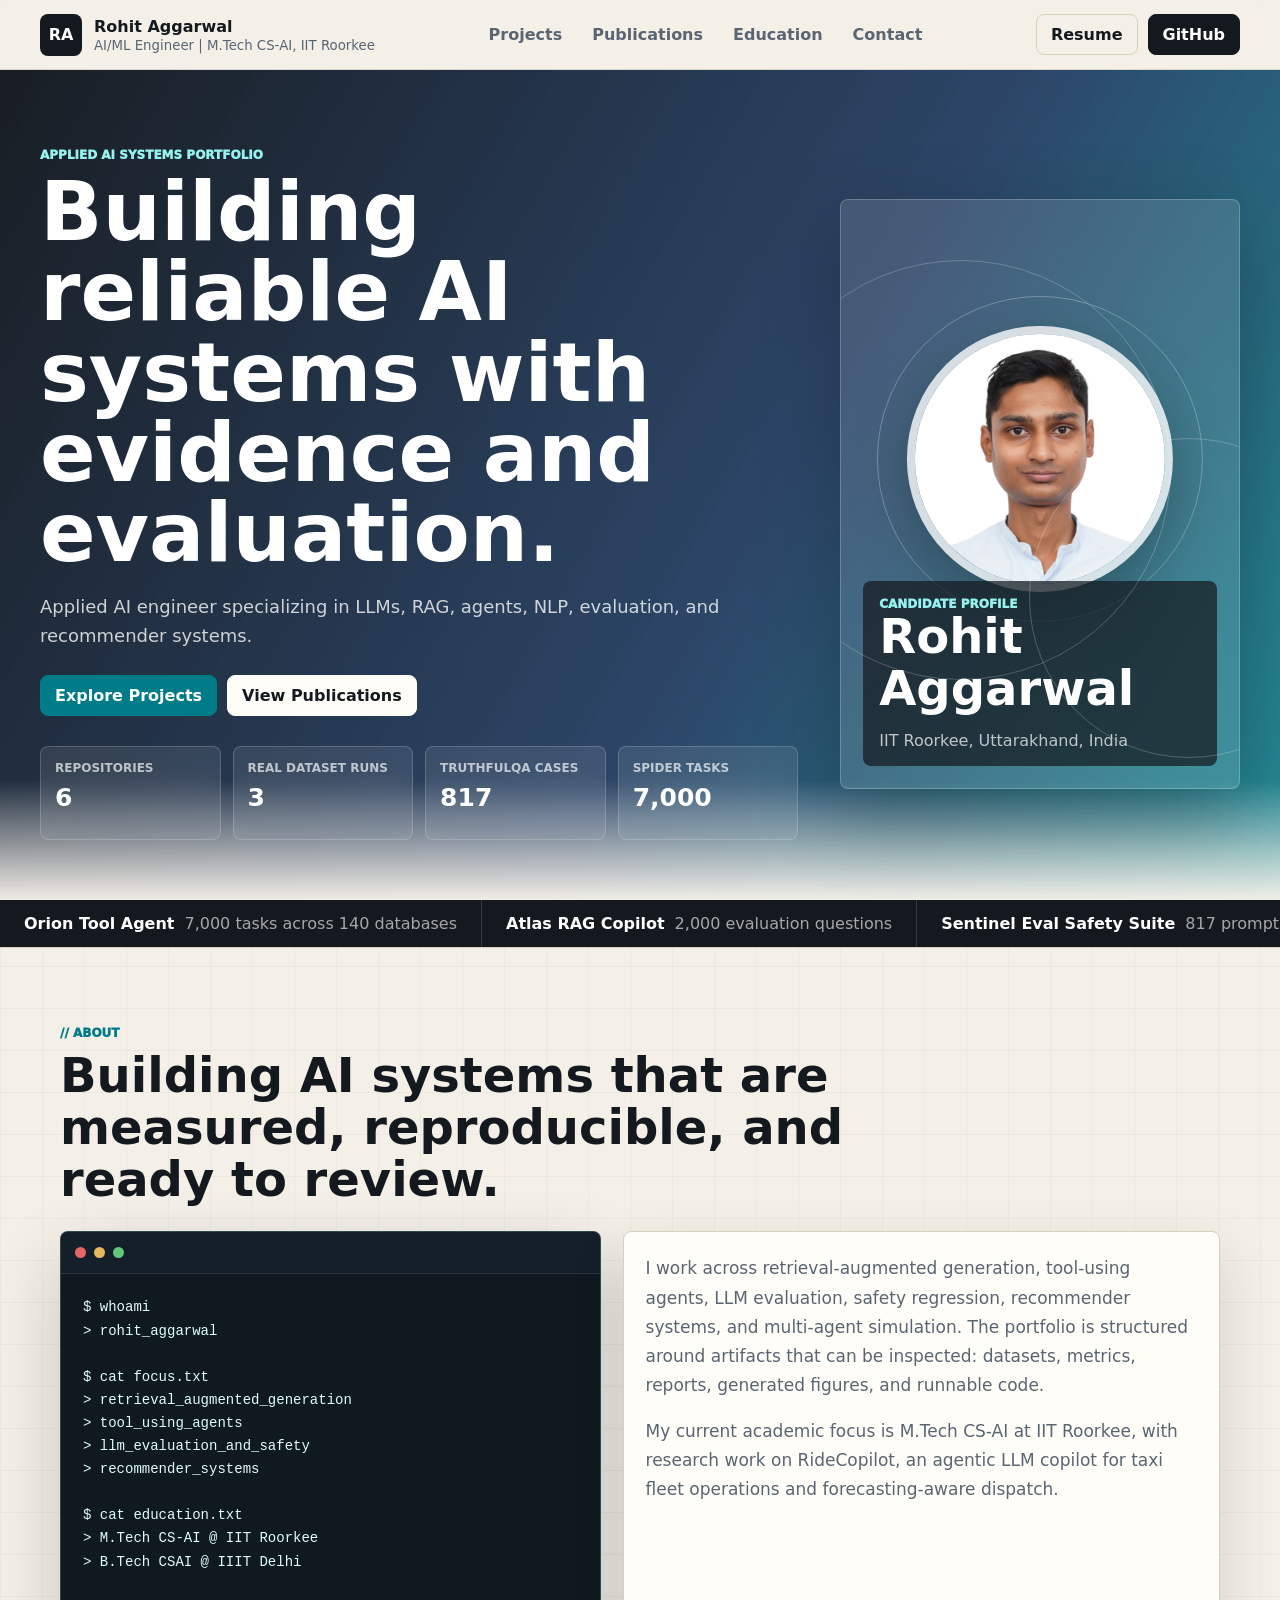
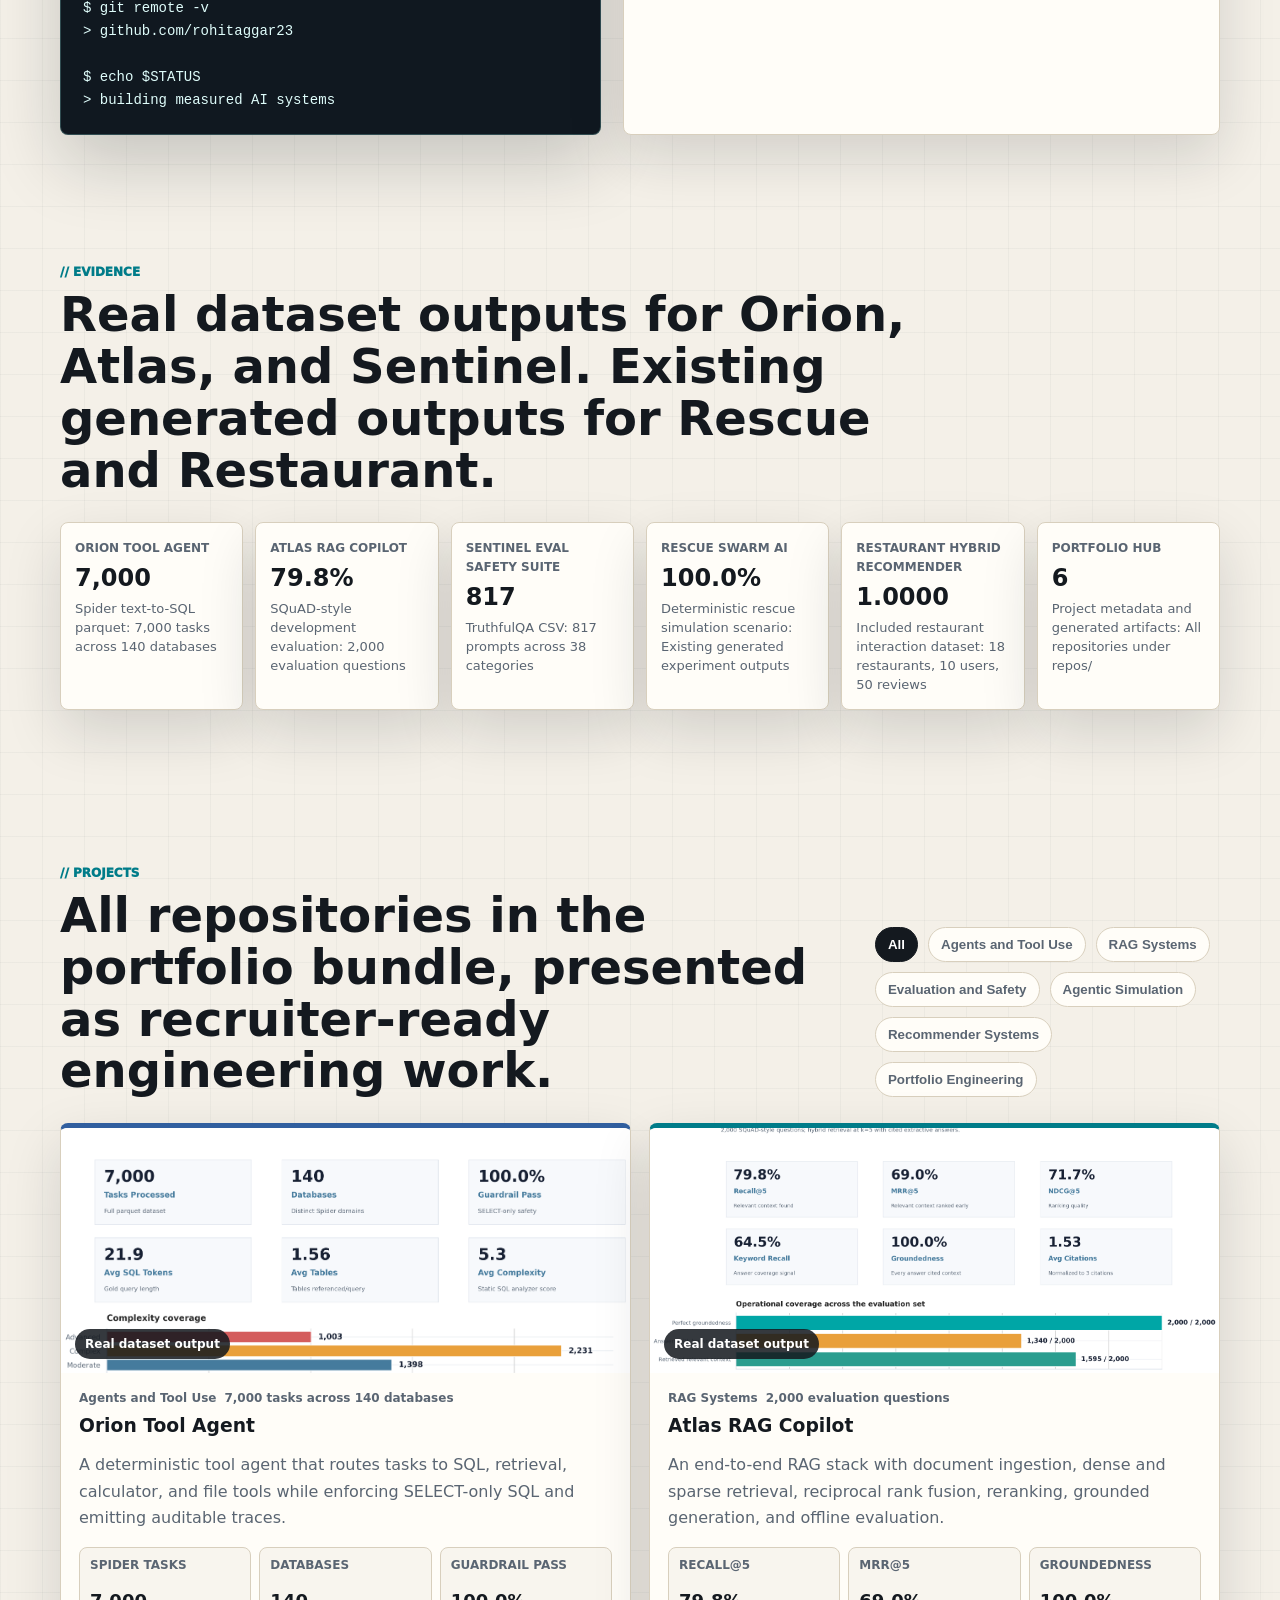
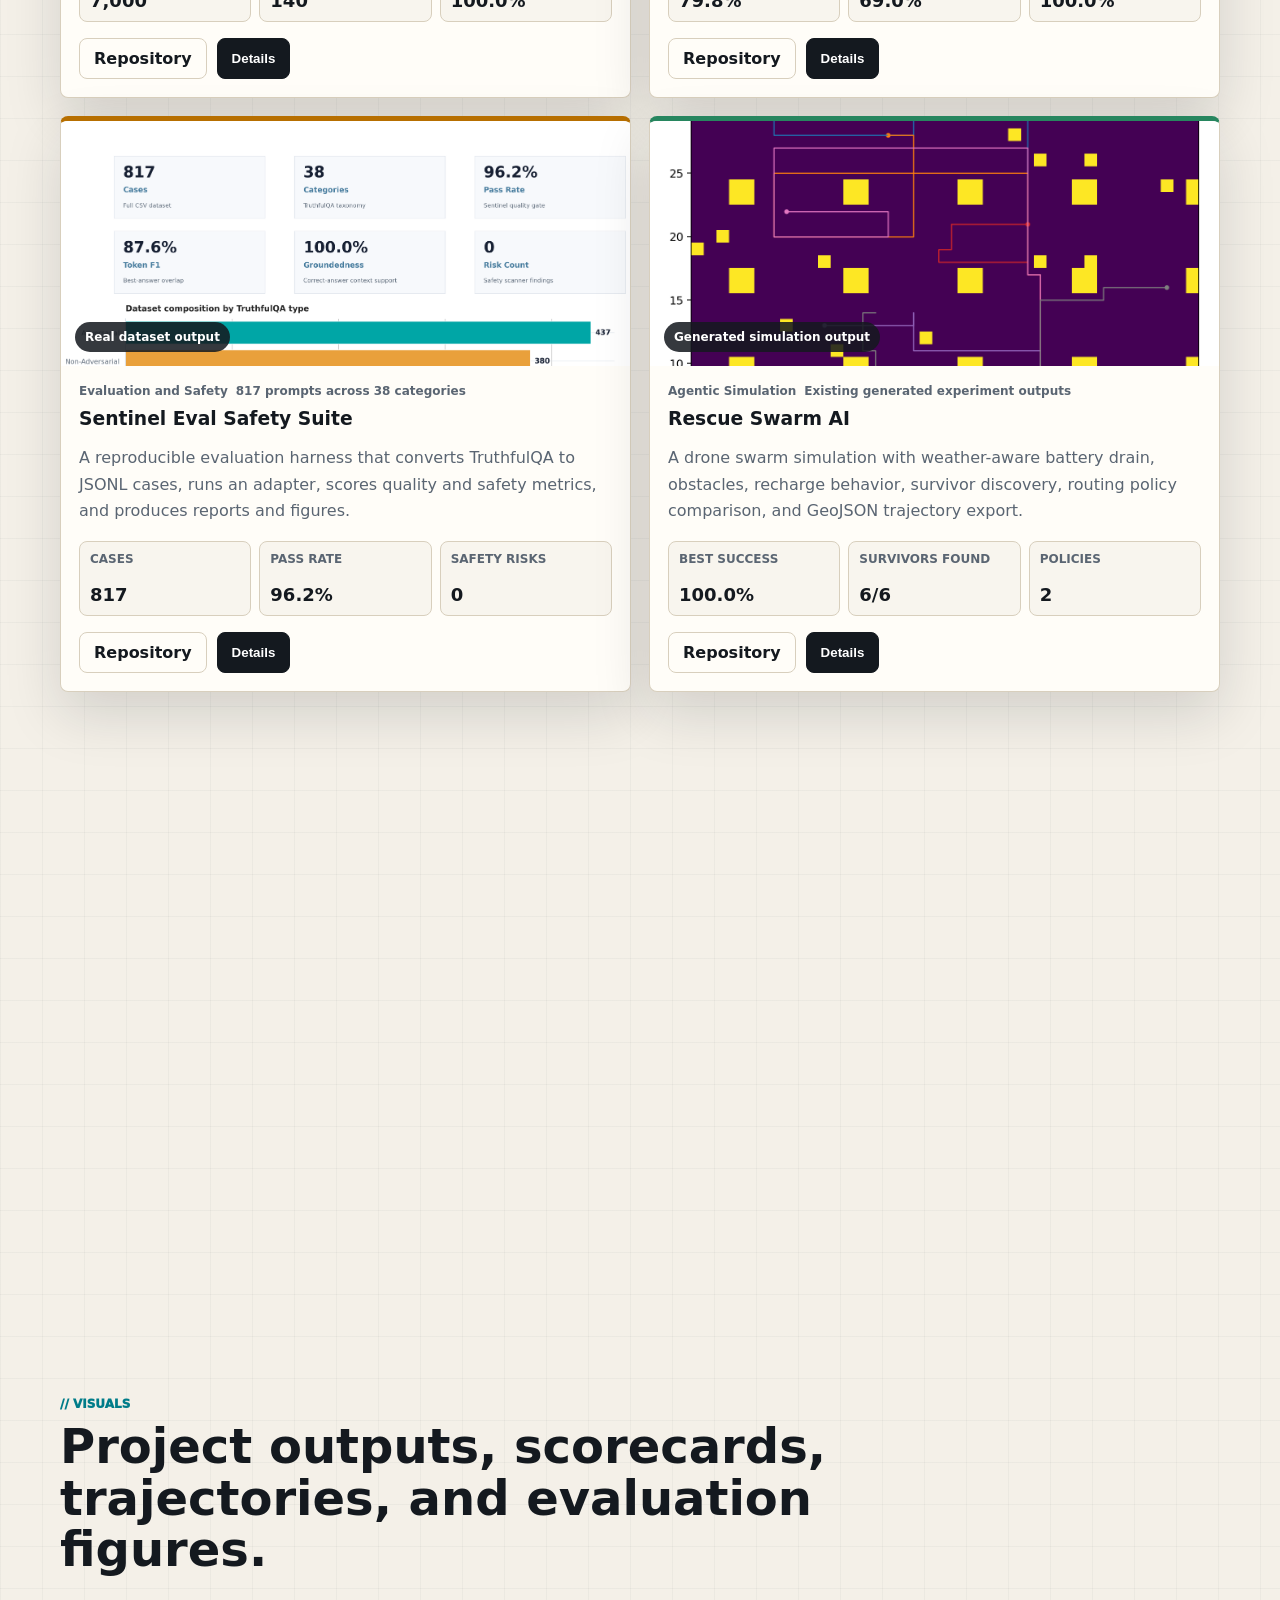
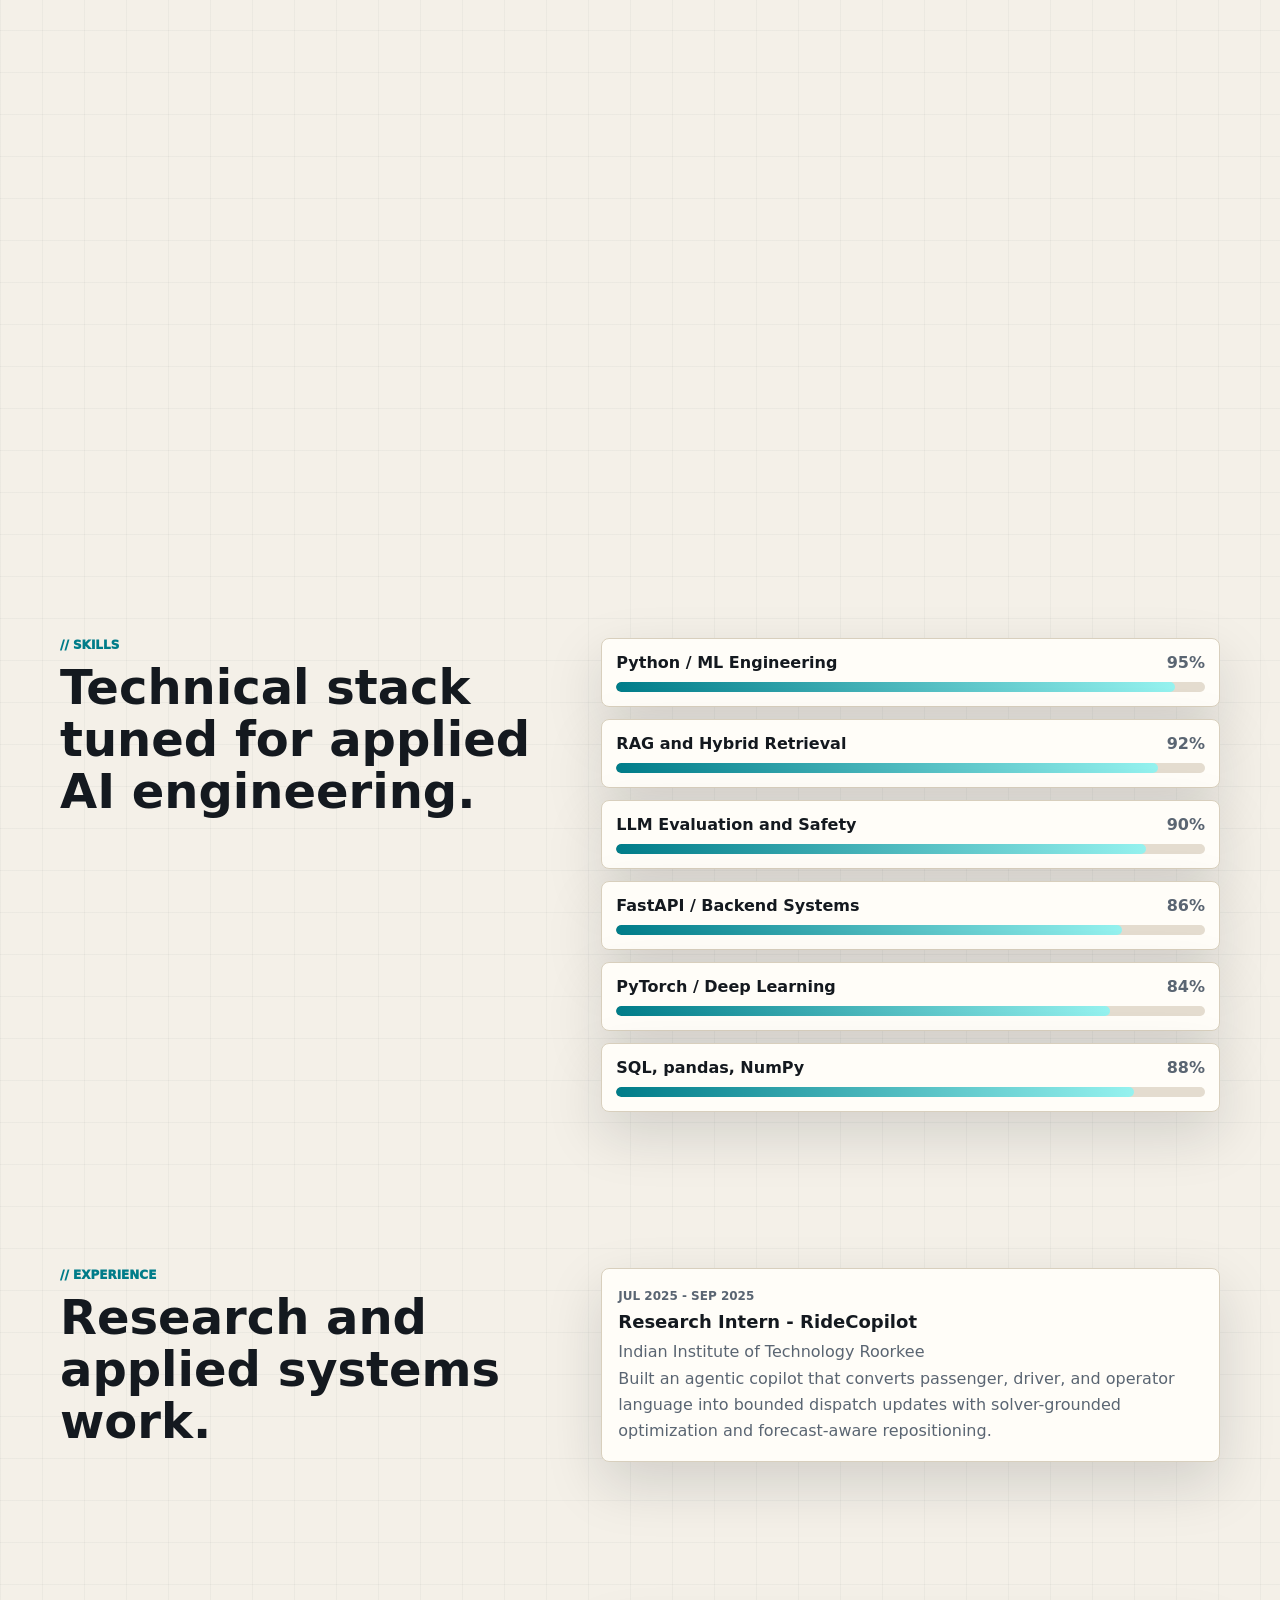
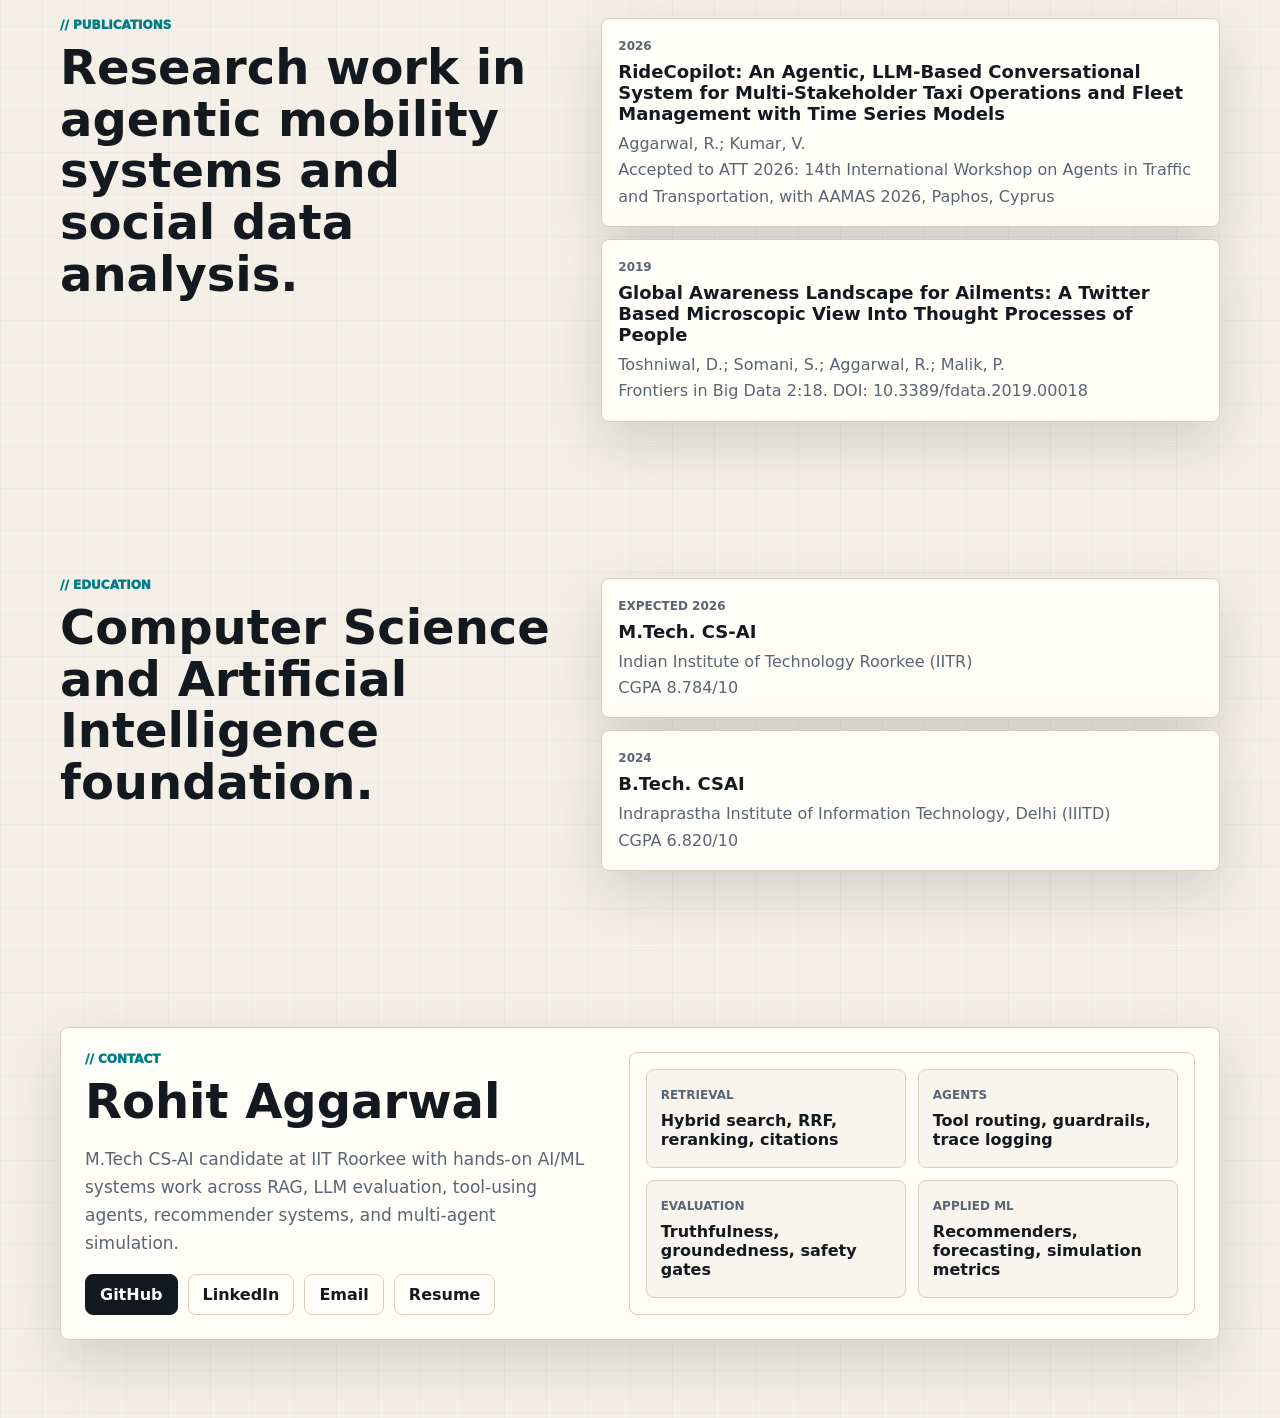
<file: docs/index.html>
<!doctype html>
<html lang="en">
  <head>
    <meta charset="UTF-8" />
    <meta name="viewport" content="width=device-width, initial-scale=1.0" />
    <title>Rohit Aggarwal | AI/ML Systems Portfolio</title>
    <meta name="description" content="AI/ML systems portfolio for Rohit Aggarwal with RAG, agents, evaluation, simulation, recommender systems, publications, and education." />
    <link rel="icon" type="image/svg+xml" href="assets/favicon.svg" />
    <link rel="stylesheet" href="css/styles.css" />
  </head>
  <body>
    <canvas id="networkCanvas" aria-hidden="true"></canvas>

    <header class="site-header">
      <a class="brand" href="#top" aria-label="Portfolio home">
        <span class="brand__mark">RA</span>
        <span>
          <strong id="profileName">Rohit Aggarwal</strong>
          <small id="profileTitle">AI/ML Engineer</small>
        </span>
      </a>
      <nav class="nav" aria-label="Primary navigation">
        <a href="#projects">Projects</a>
        <a href="#publications">Publications</a>
        <a href="#education">Education</a>
        <a href="#contact">Contact</a>
      </nav>
      <div class="header-actions">
        <a class="button button--ghost" id="resumeLink" href="assets/Rohit_Aggarwal_Resume.pdf" target="_blank" rel="noreferrer">Resume</a>
        <a class="button" id="githubLink" href="#" target="_blank" rel="noreferrer">GitHub</a>
      </div>
    </header>

    <main id="top">
      <section class="hero">
        <div class="hero__copy">
          <p class="eyebrow">Applied AI systems portfolio</p>
          <h1>Building reliable AI systems with evidence and evaluation.</h1>
          <p class="hero__lead" id="profileTagline">
            Applied AI engineer specializing in retrieval-augmented generation, tool-using agents, evaluation and safety regression, recommender systems, and simulation.
          </p>
          <div class="hero__actions">
            <a class="button button--primary" href="#projects">Explore Projects</a>
            <a class="button button--light" href="#publications">View Publications</a>
          </div>
          <div class="hero__stats" id="heroStats"></div>
        </div>

        <aside class="hero-card" aria-label="Profile summary">
          <div class="portrait-ring">
            <img id="profilePhoto" src="assets/rohit-aggarwal.jpg" alt="Rohit Aggarwal" />
          </div>
          <div class="hero-card__content">
            <p class="eyebrow">Candidate profile</p>
            <h2>Rohit Aggarwal</h2>
            <p id="heroLocation">Roorkee, Uttarakhand, India</p>
          </div>
          <div class="orbit orbit--one"></div>
          <div class="orbit orbit--two"></div>
        </aside>
      </section>

      <section class="ticker" aria-label="Portfolio evidence ticker">
        <div class="ticker__track" id="tickerTrack"></div>
      </section>

      <section class="section about-section" id="about">
        <div class="section__intro">
          <p class="eyebrow">// about</p>
          <h2>Building AI systems that are measured, reproducible, and ready to review.</h2>
        </div>
        <div class="about-grid">
          <div class="terminal-card" aria-label="Terminal profile summary">
            <div class="terminal-card__bar">
              <span></span><span></span><span></span>
            </div>
            <pre id="terminalText"></pre>
          </div>
          <div class="about-copy">
            <p>
              I work across retrieval-augmented generation, tool-using agents, LLM evaluation,
              safety regression, recommender systems, and multi-agent simulation. The portfolio is
              structured around artifacts that can be inspected: datasets, metrics, reports,
              generated figures, and runnable code.
            </p>
            <p>
              My current academic focus is M.Tech CS-AI at IIT Roorkee, with research work on
              RideCopilot, an agentic LLM copilot for taxi fleet operations and forecasting-aware dispatch.
            </p>
          </div>
        </div>
      </section>

      <section class="section section--tight" id="evidence">
        <div class="section__intro">
          <p class="eyebrow">// evidence</p>
          <h2>Real dataset outputs for Orion, Atlas, and Sentinel. Existing generated outputs for Rescue and Restaurant.</h2>
        </div>
        <div class="evidence-strip" id="evidenceStrip"></div>
      </section>

      <section class="section" id="projects">
        <div class="section__intro section__intro--row">
          <div>
            <p class="eyebrow">// projects</p>
            <h2>All repositories in the portfolio bundle, presented as recruiter-ready engineering work.</h2>
          </div>
          <div class="filters" id="filters"></div>
        </div>
        <div class="project-grid" id="projectGrid"></div>
      </section>

      <section class="section gallery-section" id="visuals">
        <div class="section__intro">
          <p class="eyebrow">// visuals</p>
          <h2>Project outputs, scorecards, trajectories, and evaluation figures.</h2>
        </div>
        <div class="visual-grid" id="visualGrid"></div>
      </section>

      <section class="section section--split" id="skills">
        <div>
          <p class="eyebrow">// skills</p>
          <h2>Technical stack tuned for applied AI engineering.</h2>
        </div>
        <div class="skills-grid" id="skillsGrid"></div>
      </section>

      <section class="section section--split" id="experience">
        <div>
          <p class="eyebrow">// experience</p>
          <h2>Research and applied systems work.</h2>
        </div>
        <div class="timeline-list" id="experienceList"></div>
      </section>

      <section class="section section--split" id="publications">
        <div>
          <p class="eyebrow">// publications</p>
          <h2>Research work in agentic mobility systems and social data analysis.</h2>
        </div>
        <div class="timeline-list" id="publicationList"></div>
      </section>

      <section class="section section--split" id="education">
        <div>
          <p class="eyebrow">// education</p>
          <h2>Computer Science and Artificial Intelligence foundation.</h2>
        </div>
        <div class="timeline-list" id="educationList"></div>
      </section>

      <section class="section profile-section" id="contact">
        <div class="profile-panel">
          <div>
            <p class="eyebrow">// contact</p>
            <h2 id="profileHeading">Rohit Aggarwal</h2>
            <p class="profile-copy">
              M.Tech CS-AI candidate at IIT Roorkee with hands-on AI/ML systems work across RAG,
              LLM evaluation, tool-using agents, recommender systems, and multi-agent simulation.
            </p>
            <div class="profile-links" id="profileLinks"></div>
          </div>
          <div class="skill-board">
            <div><span>Retrieval</span><strong>Hybrid search, RRF, reranking, citations</strong></div>
            <div><span>Agents</span><strong>Tool routing, guardrails, trace logging</strong></div>
            <div><span>Evaluation</span><strong>Truthfulness, groundedness, safety gates</strong></div>
            <div><span>Applied ML</span><strong>Recommenders, forecasting, simulation metrics</strong></div>
          </div>
        </div>
      </section>
    </main>

    <dialog class="project-dialog" id="projectDialog">
      <button class="dialog-close" id="dialogClose" aria-label="Close project details">Close</button>
      <div id="dialogContent"></div>
    </dialog>

    <script type="module" src="js/app.js"></script>
  </body>
</html>
</file>
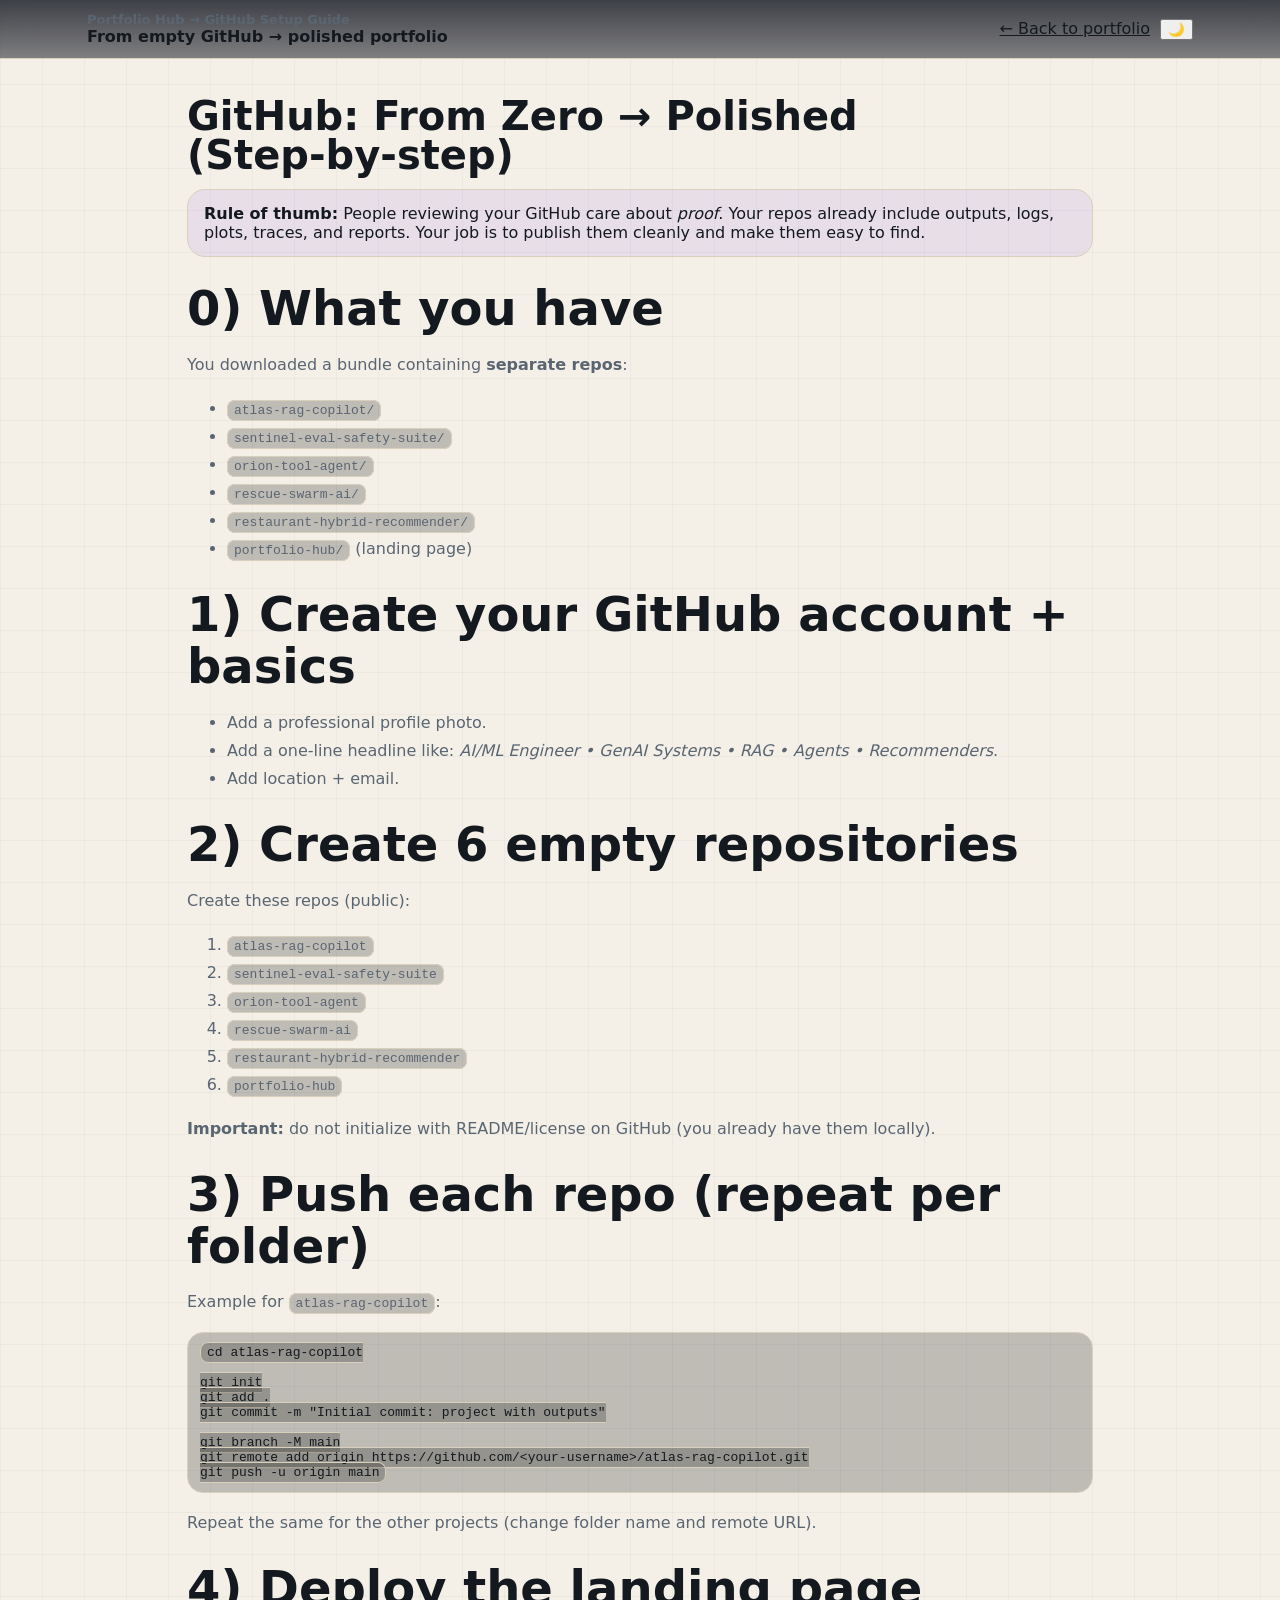
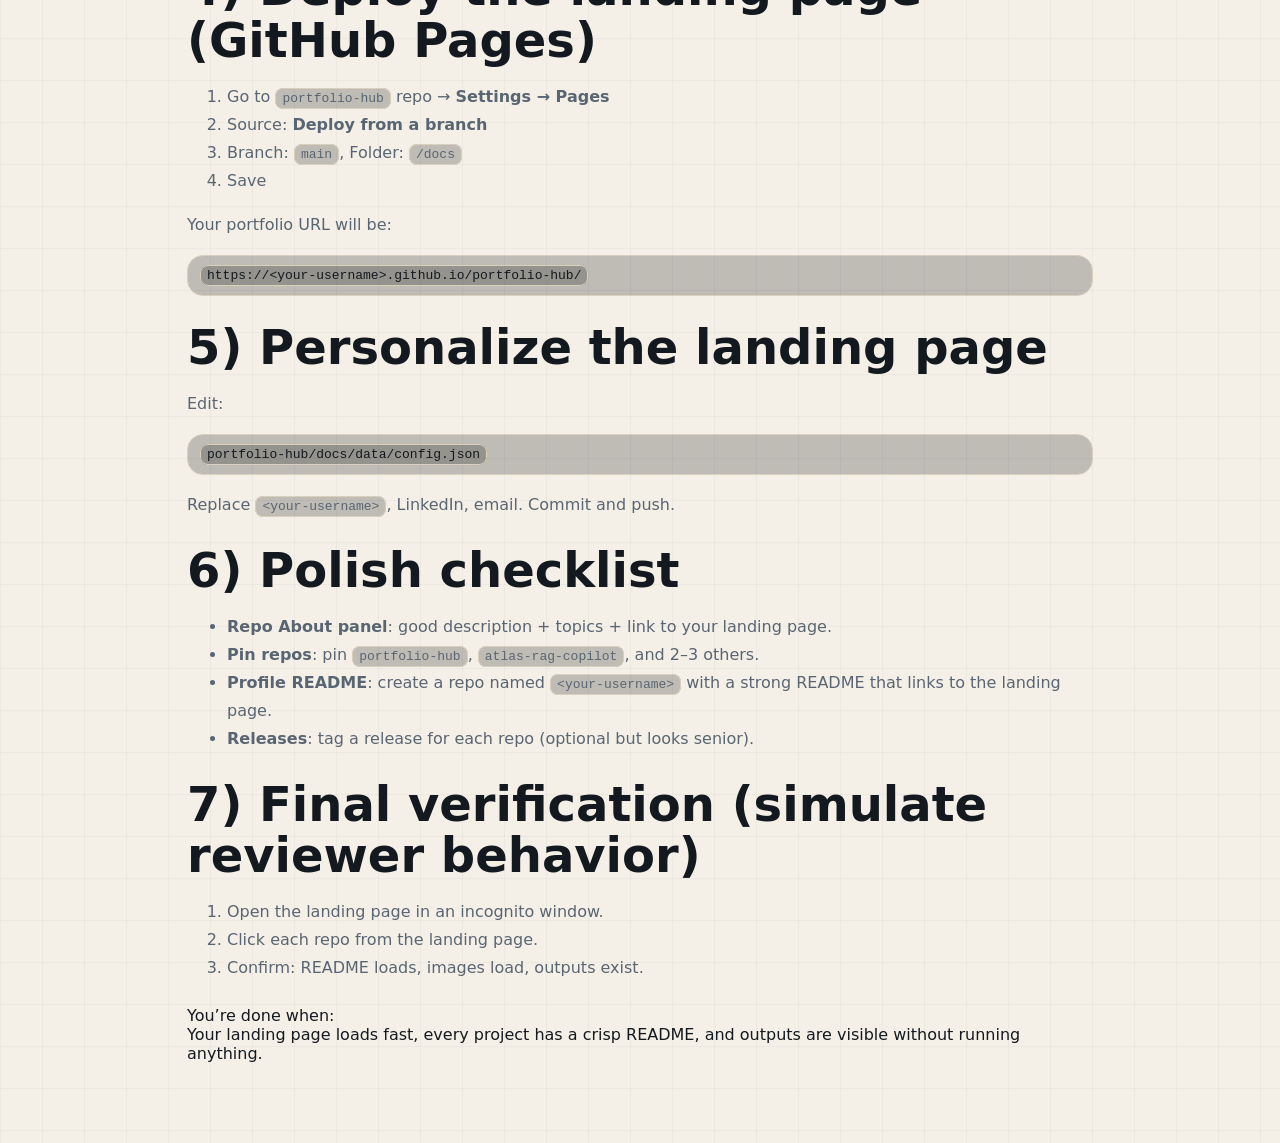
<file: docs/setup.html>
<!doctype html>
<html lang="en">
  <head>
    <meta charset="UTF-8" />
    <meta name="viewport" content="width=device-width, initial-scale=1.0" />
    <title>GitHub Setup — From Zero to Polished</title>
    <link rel="stylesheet" href="css/styles.css" />
    <style>
      .doc{max-width:950px;margin:0 auto;padding:28px 22px 80px;}
      .doc h1{font-size:40px;margin:10px 0 14px;}
      .doc h2{margin-top:26px;}
      .doc p,.doc li{color:var(--muted);line-height:1.75;}
      .doc code{background:rgba(0,0,0,0.22);border:1px solid var(--line);padding:2px 6px;border-radius:8px;}
      .doc pre{background:rgba(0,0,0,0.22);border:1px solid var(--line);padding:12px 12px;border-radius:16px;overflow:auto;}
      .doc .callout{border:1px solid var(--line);background:rgba(124,58,237,0.10);padding:14px 16px;border-radius:18px;}
      .topbar{position:sticky;top:0;background:linear-gradient(180deg, rgba(10,14,25,0.78), rgba(10,14,25,0.50));backdrop-filter: blur(14px);border-bottom:1px solid var(--line);}
      [data-theme="light"] .topbar{background: linear-gradient(180deg, rgba(246,248,255,0.86), rgba(246,248,255,0.58));}
      .topbar__inner{display:flex;justify-content:space-between;align-items:center;gap:12px;padding:12px 22px;max-width:1150px;margin:0 auto;}
      .crumb{color:var(--muted);font-weight:800;font-size:13px;}
    </style>
  </head>
  <body>
    <div class="topbar">
      <div class="topbar__inner">
        <div>
          <div class="crumb">Portfolio Hub → GitHub Setup Guide</div>
          <div style="font-weight:900">From empty GitHub → polished portfolio</div>
        </div>
        <div style="display:flex;gap:10px;flex-wrap:wrap;">
          <a class="btn btn--ghost" href="index.html">← Back to portfolio</a>
          <button class="btn btn--ghost" id="themeToggle">🌙</button>
        </div>
      </div>
    </div>

    <main class="doc">
      <h1>GitHub: From Zero → Polished (Step-by-step)</h1>
      <div class="callout">
        <strong>Rule of thumb:</strong> People reviewing your GitHub care about <em>proof</em>. Your repos already include outputs, logs, plots, traces, and reports.
        Your job is to publish them cleanly and make them easy to find.
      </div>

      <h2>0) What you have</h2>
      <p>You downloaded a bundle containing <strong>separate repos</strong>:</p>
      <ul>
        <li><code>atlas-rag-copilot/</code></li>
        <li><code>sentinel-eval-safety-suite/</code></li>
        <li><code>orion-tool-agent/</code></li>
        <li><code>rescue-swarm-ai/</code></li>
        <li><code>restaurant-hybrid-recommender/</code></li>
        <li><code>portfolio-hub/</code> (landing page)</li>
      </ul>

      <h2>1) Create your GitHub account + basics</h2>
      <ul>
        <li>Add a professional profile photo.</li>
        <li>Add a one-line headline like: <em>AI/ML Engineer • GenAI Systems • RAG • Agents • Recommenders</em>.</li>
        <li>Add location + email.</li>
      </ul>

      <h2>2) Create 6 empty repositories</h2>
      <p>Create these repos (public):</p>
      <ol>
        <li><code>atlas-rag-copilot</code></li>
        <li><code>sentinel-eval-safety-suite</code></li>
        <li><code>orion-tool-agent</code></li>
        <li><code>rescue-swarm-ai</code></li>
        <li><code>restaurant-hybrid-recommender</code></li>
        <li><code>portfolio-hub</code></li>
      </ol>
      <p><strong>Important:</strong> do not initialize with README/license on GitHub (you already have them locally).</p>

      <h2>3) Push each repo (repeat per folder)</h2>
      <p>Example for <code>atlas-rag-copilot</code>:</p>
      <pre><code>cd atlas-rag-copilot

git init
git add .
git commit -m "Initial commit: project with outputs"

git branch -M main
git remote add origin https://github.com/&lt;your-username&gt;/atlas-rag-copilot.git
git push -u origin main</code></pre>

      <p>Repeat the same for the other projects (change folder name and remote URL).</p>

      <h2>4) Deploy the landing page (GitHub Pages)</h2>
      <ol>
        <li>Go to <code>portfolio-hub</code> repo → <strong>Settings → Pages</strong></li>
        <li>Source: <strong>Deploy from a branch</strong></li>
        <li>Branch: <code>main</code>, Folder: <code>/docs</code></li>
        <li>Save</li>
      </ol>

      <p>Your portfolio URL will be:</p>
      <pre><code>https://&lt;your-username&gt;.github.io/portfolio-hub/</code></pre>

      <h2>5) Personalize the landing page</h2>
      <p>Edit:</p>
      <pre><code>portfolio-hub/docs/data/config.json</code></pre>
      <p>Replace <code>&lt;your-username&gt;</code>, LinkedIn, email. Commit and push.</p>

      <h2>6) Polish checklist</h2>
      <ul>
        <li><strong>Repo About panel</strong>: good description + topics + link to your landing page.</li>
        <li><strong>Pin repos</strong>: pin <code>portfolio-hub</code>, <code>atlas-rag-copilot</code>, and 2–3 others.</li>
        <li><strong>Profile README</strong>: create a repo named <code>&lt;your-username&gt;</code> with a strong README that links to the landing page.</li>
        <li><strong>Releases</strong>: tag a release for each repo (optional but looks senior).</li>
      </ul>

      <h2>7) Final verification (simulate reviewer behavior)</h2>
      <ol>
        <li>Open the landing page in an incognito window.</li>
        <li>Click each repo from the landing page.</li>
        <li>Confirm: README loads, images load, outputs exist.</li>
      </ol>

      <div class="note" style="margin-top:24px;">
        <div class="note__title">You’re done when:</div>
        <div class="note__body">
          Your landing page loads fast, every project has a crisp README, and outputs are visible without running anything.
        </div>
      </div>
    </main>

    <script type="module">
      const btn = document.getElementById('themeToggle');
      function setTheme(next){
        const html=document.documentElement;
        if(next==='light') html.setAttribute('data-theme','light');
        else html.removeAttribute('data-theme');
        localStorage.setItem('theme', next);
        btn.textContent = next==='light' ? '☀️' : '🌙';
      }
      const theme = localStorage.getItem('theme') || 'dark';
      setTheme(theme);
      btn.addEventListener('click', ()=>{
        const isLight = document.documentElement.getAttribute('data-theme')==='light';
        setTheme(isLight?'dark':'light');
      });
    </script>
  </body>
</html>
</file>
<file: docs/css/styles.css>
:root {
  --ink: #14191f;
  --muted: #5a6572;
  --paper: #f4f0e8;
  --panel: #fffdf8;
  --line: #d8cfbd;
  --teal: #007c89;
  --blue: #315f9f;
  --amber: #b76f00;
  --green: #27865f;
  --rose: #b54861;
  --slate: #44515f;
  --shadow: 0 22px 56px rgba(20, 24, 31, 0.15);
  --max: 1200px;
}

* { box-sizing: border-box; }
html { scroll-behavior: smooth; }
body {
  margin: 0;
  min-height: 100vh;
  color: var(--ink);
  background:
    linear-gradient(90deg, rgba(20, 25, 31, 0.035) 1px, transparent 1px),
    linear-gradient(180deg, rgba(20, 25, 31, 0.035) 1px, transparent 1px),
    var(--paper);
  background-size: 42px 42px;
  font-family: Inter, ui-sans-serif, system-ui, -apple-system, BlinkMacSystemFont, "Segoe UI", sans-serif;
}

a { color: inherit; }
#networkCanvas {
  position: fixed;
  inset: 0;
  z-index: -1;
  pointer-events: none;
  opacity: 0.42;
}

.site-header {
  position: sticky;
  top: 0;
  z-index: 20;
  min-height: 70px;
  display: flex;
  align-items: center;
  justify-content: space-between;
  gap: 18px;
  padding: 10px max(20px, calc((100vw - var(--max)) / 2));
  border-bottom: 1px solid rgba(20, 25, 31, 0.12);
  background: rgba(244, 240, 232, 0.88);
  backdrop-filter: blur(18px);
}

.brand {
  display: flex;
  align-items: center;
  gap: 12px;
  text-decoration: none;
}
.brand__mark {
  width: 42px;
  height: 42px;
  display: grid;
  place-items: center;
  border-radius: 8px;
  color: white;
  background: var(--ink);
  font-weight: 900;
}
.brand strong,
.brand small { display: block; letter-spacing: 0; }
.brand small { color: var(--muted); margin-top: 2px; }

.nav { display: flex; gap: 6px; }
.nav a {
  text-decoration: none;
  padding: 10px 12px;
  border-radius: 8px;
  color: var(--muted);
  font-weight: 760;
}
.nav a:hover { background: rgba(20, 25, 31, 0.07); color: var(--ink); }

.header-actions,
.hero__actions,
.profile-links,
.filters {
  display: flex;
  gap: 10px;
  flex-wrap: wrap;
}

.button {
  min-height: 40px;
  display: inline-flex;
  align-items: center;
  justify-content: center;
  border: 1px solid var(--ink);
  border-radius: 8px;
  padding: 10px 14px;
  color: white;
  background: var(--ink);
  text-decoration: none;
  font-weight: 850;
  cursor: pointer;
  transition: transform 180ms ease, background 180ms ease, border-color 180ms ease;
}
.button:hover { transform: translateY(-1px); }
.button--primary { background: var(--teal); border-color: var(--teal); }
.button--light { color: var(--ink); background: #fffdf8; border-color: #fffdf8; }
.button--ghost { color: var(--ink); background: transparent; border-color: var(--line); }

.hero {
  position: relative;
  min-height: calc(100vh - 70px);
  display: grid;
  grid-template-columns: minmax(0, 1.1fr) minmax(330px, 0.58fr);
  align-items: center;
  gap: 42px;
  padding: 72px max(20px, calc((100vw - var(--max)) / 2)) 54px;
  background:
    linear-gradient(120deg, rgba(20, 25, 31, 0.98) 0%, rgba(31, 58, 95, 0.94) 58%, rgba(0, 124, 137, 0.86) 100%);
  color: white;
  overflow: hidden;
}
.hero::after {
  content: "";
  position: absolute;
  inset: auto 0 0;
  height: 120px;
  background: linear-gradient(180deg, transparent, rgba(244, 240, 232, 0.98));
}
.hero__copy,
.hero-card { position: relative; z-index: 1; }
.eyebrow {
  margin: 0 0 10px;
  color: var(--teal);
  text-transform: uppercase;
  font-size: 12px;
  font-weight: 950;
}
.hero .eyebrow { color: #95f2ef; }
h1, h2, h3, p { letter-spacing: 0; }
h1 {
  margin: 0;
  max-width: 820px;
  font-size: clamp(42px, 7vw, 82px);
  line-height: 0.98;
}
h2 {
  margin: 0;
  font-size: clamp(28px, 4vw, 48px);
  line-height: 1.08;
}
h3 { margin: 0; }
.hero__lead,
.profile-copy,
.project-card__desc,
.dialog-copy {
  color: var(--muted);
  line-height: 1.65;
}
.hero__lead {
  color: rgba(255, 255, 255, 0.78);
  max-width: 760px;
  font-size: 18px;
  margin: 18px 0 24px;
}

.hero__stats {
  display: grid;
  grid-template-columns: repeat(4, minmax(126px, 1fr));
  gap: 12px;
  margin-top: 30px;
  max-width: 900px;
}
.stat {
  min-height: 94px;
  padding: 14px;
  border-radius: 8px;
  border: 1px solid rgba(255, 255, 255, 0.18);
  background: rgba(255, 255, 255, 0.09);
  backdrop-filter: blur(12px);
  animation: riseIn 700ms ease both;
}
.stat span {
  display: block;
  color: rgba(255, 255, 255, 0.68);
  font-size: 12px;
  font-weight: 850;
  text-transform: uppercase;
}
.stat strong { display: block; margin-top: 8px; font-size: 25px; }

.hero-card {
  min-height: 590px;
  border: 1px solid rgba(255, 255, 255, 0.22);
  border-radius: 8px;
  padding: 22px;
  background: rgba(255, 255, 255, 0.12);
  box-shadow: 0 28px 80px rgba(0, 0, 0, 0.25);
  backdrop-filter: blur(18px);
  display: grid;
  align-content: end;
  overflow: hidden;
}
.portrait-ring {
  position: absolute;
  left: 50%;
  top: 44%;
  width: min(360px, 82%);
  aspect-ratio: 1;
  transform: translate(-50%, -50%);
  border: 1px solid rgba(255, 255, 255, 0.28);
  border-radius: 50%;
  display: grid;
  place-items: center;
}
.portrait-ring img {
  width: 82%;
  aspect-ratio: 1;
  object-fit: cover;
  border-radius: 50%;
  border: 8px solid rgba(255, 255, 255, 0.78);
  box-shadow: 0 24px 60px rgba(0, 0, 0, 0.28);
}
.orbit {
  position: absolute;
  border: 1px solid rgba(255, 255, 255, 0.22);
  border-radius: 50%;
  animation: rotateRing 18s linear infinite;
}
.orbit--one { width: 420px; height: 420px; top: 60px; left: -90px; }
.orbit--two { width: 320px; height: 320px; right: -110px; bottom: 30px; animation-duration: 24s; }
.hero-card__content {
  position: relative;
  border-radius: 8px;
  padding: 16px;
  color: white;
  background: rgba(20, 25, 31, 0.72);
}
.hero-card__content p { color: rgba(255, 255, 255, 0.72); margin-bottom: 0; }

.ticker {
  overflow: hidden;
  border-bottom: 1px solid var(--line);
  background: var(--ink);
  color: white;
}
.ticker__track {
  display: flex;
  width: max-content;
  animation: ticker 34s linear infinite;
}
.ticker__item {
  display: inline-flex;
  gap: 10px;
  align-items: center;
  padding: 14px 24px;
  border-right: 1px solid rgba(255, 255, 255, 0.14);
  white-space: nowrap;
}
.ticker__item span { color: rgba(255, 255, 255, 0.62); }

.section {
  max-width: var(--max);
  margin: 0 auto;
  padding: 78px 20px;
}
.section--tight { padding-top: 52px; }
.section__intro { max-width: 920px; margin-bottom: 26px; }
.section__intro--row {
  display: flex;
  justify-content: space-between;
  align-items: end;
  gap: 18px;
  max-width: none;
}

.filter {
  border: 1px solid var(--line);
  border-radius: 999px;
  background: var(--panel);
  padding: 9px 12px;
  color: var(--muted);
  font-weight: 850;
  cursor: pointer;
}
.filter.is-active { color: white; background: var(--ink); border-color: var(--ink); }

.about-grid {
  display: grid;
  grid-template-columns: minmax(320px, 0.95fr) minmax(0, 1.05fr);
  gap: 22px;
  align-items: stretch;
}
.terminal-card {
  border: 1px solid rgba(149, 242, 239, 0.24);
  border-radius: 8px;
  overflow: hidden;
  color: #dffdfb;
  background: #101820;
  box-shadow: 0 28px 70px rgba(16, 24, 32, 0.2);
}
.terminal-card__bar {
  display: flex;
  gap: 8px;
  align-items: center;
  min-height: 42px;
  padding: 0 14px;
  border-bottom: 1px solid rgba(255, 255, 255, 0.1);
  background: #151f29;
}
.terminal-card__bar span {
  width: 11px;
  height: 11px;
  border-radius: 50%;
  background: #e46565;
}
.terminal-card__bar span:nth-child(2) { background: #e5b85f; }
.terminal-card__bar span:nth-child(3) { background: #63c77a; }
.terminal-card pre {
  margin: 0;
  min-height: 310px;
  padding: 22px;
  white-space: pre-wrap;
  font: 14px/1.65 ui-monospace, SFMono-Regular, Menlo, Monaco, Consolas, "Liberation Mono", monospace;
}
.terminal-card .prompt { color: #95f2ef; }
.about-copy {
  border: 1px solid var(--line);
  border-radius: 8px;
  padding: 22px;
  background: var(--panel);
  box-shadow: var(--shadow);
}
.about-copy p {
  margin: 0 0 16px;
  color: var(--muted);
  font-size: 17px;
  line-height: 1.72;
}
.about-copy p:last-child { margin-bottom: 0; }

.evidence-strip {
  display: grid;
  grid-template-columns: repeat(6, minmax(0, 1fr));
  gap: 12px;
}
.evidence-card,
.project-card,
.skill-board,
.project-dialog,
.timeline-item,
.profile-panel,
.visual-card {
  border: 1px solid var(--line);
  background: var(--panel);
  box-shadow: var(--shadow);
}
.evidence-card {
  min-height: 150px;
  border-radius: 8px;
  padding: 14px;
  transform: translateY(10px);
  opacity: 0;
}
.evidence-card.is-visible,
.project-card.is-visible,
.timeline-item.is-visible,
.visual-card.is-visible,
.skill-card.is-visible { transform: translateY(0); opacity: 1; }
.evidence-card,
.project-card,
.timeline-item,
.visual-card,
.skill-card { transition: transform 650ms ease, opacity 650ms ease, box-shadow 200ms ease; }
.evidence-card span,
.skill-board span,
.metric span,
.timeline-item span {
  color: var(--muted);
  font-size: 12px;
  font-weight: 900;
  text-transform: uppercase;
}
.evidence-card strong { display: block; margin-top: 8px; font-size: 24px; }
.evidence-card p {
  margin: 8px 0 0;
  color: var(--muted);
  font-size: 13px;
  line-height: 1.45;
}

.project-grid {
  display: grid;
  grid-template-columns: repeat(12, 1fr);
  gap: 18px;
}
.project-card {
  grid-column: span 6;
  border-radius: 8px;
  overflow: hidden;
  transform: translateY(16px);
  opacity: 0;
}
.project-card:hover,
.visual-card:hover { box-shadow: 0 30px 70px rgba(20, 24, 31, 0.22); }
.project-card__image {
  position: relative;
  height: 245px;
  background: #dde4e7;
  overflow: hidden;
}
.project-card__image img {
  width: 100%;
  height: 100%;
  object-fit: cover;
  display: block;
  transition: transform 700ms ease;
}
.project-card:hover .project-card__image img { transform: scale(1.04); }
.project-card__tag {
  position: absolute;
  left: 14px;
  bottom: 14px;
  border-radius: 999px;
  padding: 8px 10px;
  color: white;
  background: rgba(20, 25, 31, 0.86);
  font-size: 12px;
  font-weight: 900;
}
.project-card__body { padding: 18px; }
.project-card__meta {
  display: flex;
  gap: 8px;
  flex-wrap: wrap;
  color: var(--muted);
  font-size: 12px;
  font-weight: 850;
  margin-bottom: 10px;
}

.metric-grid {
  display: grid;
  grid-template-columns: repeat(3, 1fr);
  gap: 8px;
  margin: 16px 0;
}
.metric {
  border: 1px solid var(--line);
  border-radius: 8px;
  padding: 10px;
  background: #f8f5ee;
}
.metric span { display: block; min-height: 32px; }
.metric strong { display: block; font-size: 18px; }
.project-card__actions { display: flex; gap: 10px; flex-wrap: wrap; }

.accent-blue { border-top: 5px solid var(--blue); }
.accent-teal { border-top: 5px solid var(--teal); }
.accent-amber { border-top: 5px solid var(--amber); }
.accent-green { border-top: 5px solid var(--green); }
.accent-rose { border-top: 5px solid var(--rose); }
.accent-slate { border-top: 5px solid var(--slate); }

.gallery-section { padding-top: 34px; }
.visual-grid {
  display: grid;
  grid-template-columns: repeat(12, 1fr);
  gap: 14px;
}
.visual-card {
  grid-column: span 4;
  border-radius: 8px;
  overflow: hidden;
  transform: translateY(14px);
  opacity: 0;
}
.visual-card img {
  width: 100%;
  height: 190px;
  object-fit: cover;
  display: block;
}
.visual-card div { padding: 12px; font-weight: 850; }

.skills-grid {
  display: grid;
  gap: 12px;
}
.skill-card {
  border: 1px solid var(--line);
  border-radius: 8px;
  padding: 14px;
  background: var(--panel);
  box-shadow: var(--shadow);
  transform: translateY(14px);
  opacity: 0;
}
.skill-card__top {
  display: flex;
  justify-content: space-between;
  gap: 12px;
  font-weight: 900;
}
.skill-card__top span:last-child {
  color: var(--muted);
}
.skill-bar {
  height: 10px;
  margin-top: 10px;
  border-radius: 999px;
  background: #e4dccf;
  overflow: hidden;
}
.skill-bar i {
  display: block;
  height: 100%;
  border-radius: inherit;
  background: linear-gradient(90deg, var(--teal), #95f2ef);
  transform-origin: left;
  animation: fillBar 1100ms ease both;
}

.section--split {
  display: grid;
  grid-template-columns: minmax(0, 0.82fr) minmax(360px, 1fr);
  gap: 34px;
  align-items: start;
}
.timeline-list { display: grid; gap: 12px; }
.timeline-item {
  border-radius: 8px;
  padding: 16px;
  transform: translateY(14px);
  opacity: 0;
}
.timeline-item strong { display: block; margin: 7px 0; font-size: 18px; }
.timeline-item p { color: var(--muted); line-height: 1.65; margin: 0; }

.profile-panel {
  border-radius: 8px;
  padding: 24px;
  display: grid;
  grid-template-columns: minmax(0, 0.9fr) minmax(320px, 1fr);
  gap: 34px;
}
.profile-copy { font-size: 17px; }
.skill-board {
  border-radius: 8px;
  padding: 16px;
  display: grid;
  grid-template-columns: repeat(2, 1fr);
  gap: 12px;
  box-shadow: none;
}
.skill-board div {
  border: 1px solid var(--line);
  border-radius: 8px;
  padding: 14px;
  background: #f8f5ee;
}
.skill-board strong { display: block; margin-top: 8px; }

.project-dialog {
  width: min(1080px, calc(100vw - 32px));
  border-radius: 8px;
  padding: 0;
}
.project-dialog::backdrop { background: rgba(10, 14, 20, 0.72); backdrop-filter: blur(4px); }
.dialog-close {
  position: absolute;
  top: 12px;
  right: 12px;
  z-index: 2;
  border: 1px solid var(--line);
  border-radius: 8px;
  background: var(--panel);
  padding: 8px 10px;
  font-weight: 850;
  cursor: pointer;
}
.dialog-layout { display: grid; grid-template-columns: 1fr 1fr; }
.dialog-gallery {
  display: grid;
  grid-template-rows: 1fr 1fr;
  min-height: 620px;
}
.dialog-gallery img {
  width: 100%;
  height: 100%;
  object-fit: cover;
  border-right: 1px solid var(--line);
}
.dialog-body { padding: 48px 24px 24px; }
.dialog-list {
  margin: 16px 0;
  padding-left: 20px;
  color: var(--muted);
  line-height: 1.7;
}
.artifact-list { display: grid; gap: 8px; }
.artifact-list a {
  display: block;
  border: 1px solid var(--line);
  border-radius: 8px;
  padding: 10px;
  color: var(--muted);
  text-decoration: none;
  overflow-wrap: anywhere;
}

@keyframes ticker {
  from { transform: translateX(0); }
  to { transform: translateX(-50%); }
}
@keyframes rotateRing {
  from { transform: rotate(0deg); }
  to { transform: rotate(360deg); }
}
@keyframes riseIn {
  from { transform: translateY(12px); opacity: 0; }
  to { transform: translateY(0); opacity: 1; }
}
@keyframes fillBar {
  from { transform: scaleX(0); }
  to { transform: scaleX(1); }
}

@media (prefers-reduced-motion: reduce) {
  *, *::before, *::after {
    animation-duration: 1ms !important;
    scroll-behavior: auto !important;
    transition-duration: 1ms !important;
  }
}

@media (max-width: 1060px) {
  .nav { display: none; }
  .hero { grid-template-columns: 1fr; }
  .about-grid { grid-template-columns: 1fr; }
  .hero-card { min-height: 520px; }
  .hero__stats,
  .evidence-strip,
  .skill-board { grid-template-columns: 1fr 1fr; }
  .project-card { grid-column: span 12; }
  .visual-card { grid-column: span 6; }
  .section__intro--row,
  .section--split,
  .profile-panel,
  .dialog-layout { display: block; }
  .dialog-gallery { min-height: 360px; }
}

@media (max-width: 640px) {
  .site-header { align-items: flex-start; padding: 10px 14px; }
  .header-actions { display: none; }
  .hero { min-height: 920px; padding: 48px 18px 28px; }
  .hero__stats,
  .evidence-strip,
  .metric-grid,
  .skill-board { grid-template-columns: 1fr; }
  .project-card__image { height: 190px; }
  .visual-card { grid-column: span 12; }
  .portrait-ring { width: 88%; }
}
</file>
